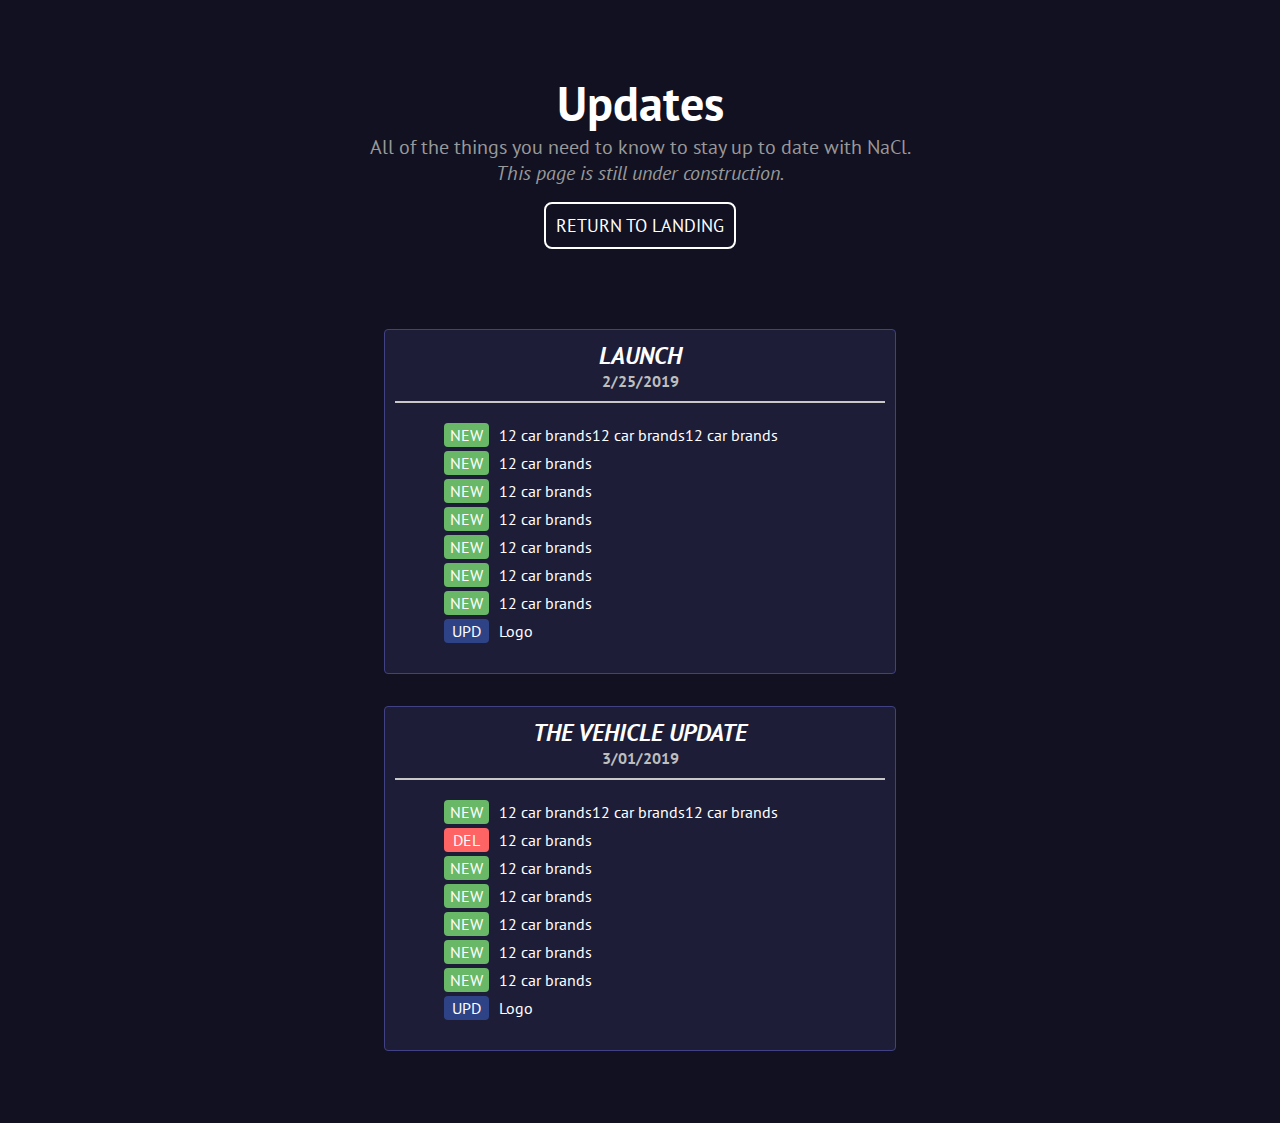
<file: updates/index.html>
<!DOCTYPE html>
<html lang="en">
  <head>
    <meta charset="UTF-8" />
    <meta name="viewport" content="width=device-width, initial-scale=1.0" />
    <meta http-equiv="X-UA-Compatible" content="ie=edge" />
    <title>Sodium Chloride - Updates</title>

    <link rel="stylesheet" href="styles.css" />
  </head>
  <body>
    <div class="container">
      <header>
        <h1>Updates</h1>
        <p>All of the things you need to know to stay up to date with NaCl.</p>
        <p><em>This page is still under construction.</em></p>
        <a href="http://sodium-chloride.net">Return to Landing</a>
      </header>

      <div class="content">
        <div class="post">
          <h2 class="post-title">Launch</h2>
          <h4 class="post-date">2/25/2019</h4>
          <ul>
            <li class="new">
              <span>NEW</span>12 car brands12 car brands12 car brands
            </li>
            <li class="new"><span>NEW</span>12 car brands</li>
            <li class="new"><span>NEW</span>12 car brands</li>
            <li class="new"><span>NEW</span>12 car brands</li>
            <li class="new"><span>NEW</span>12 car brands</li>
            <li class="new"><span>NEW</span>12 car brands</li>
            <li class="new"><span>NEW</span>12 car brands</li>
            <li class="upd"><span>UPD</span>Logo</li>
          </ul>
        </div>
        <div class="post">
          <h2 class="post-title">The Vehicle Update</h2>
          <h4 class="post-date">3/01/2019</h4>
          <ul>
            <li class="new">
              <span>NEW</span>12 car brands12 car brands12 car brands
            </li>
            <li class="del"><span>DEL</span>12 car brands</li>
            <li class="new"><span>NEW</span>12 car brands</li>
            <li class="new"><span>NEW</span>12 car brands</li>
            <li class="new"><span>NEW</span>12 car brands</li>
            <li class="new"><span>NEW</span>12 car brands</li>
            <li class="new"><span>NEW</span>12 car brands</li>
            <li class="upd"><span>UPD</span>Logo</li>
          </ul>
        </div>
      </div>
    </div>
  </body>
</html>
</file>
<file: updates/styles.css>
@import url('https://fonts.googleapis.com/css?family=PT+Sans:400,700');

* {
    margin: 0;
    padding: 0;
    box-sizing: border-box;
}

body {
    font-family: 'PT Sans', sans-serif;
    height: 100%;
    background-color: #112;
}

.container {
    margin: 8vh auto;
    width: 80%;
}

.content {
    margin-top: 5rem;
}

.post {
    width: 50%;
    min-width: 300px;
    margin: 2rem auto;
    padding: 10px;
    border-radius: 4px;
    background-color: rgb(29, 29, 56);
    color: white;
    text-align: center;
    border: 1px solid #414183;
}

.post-date {
    color: rgb(190, 190, 190);
    padding-bottom: 10px;
    border-bottom: 2px solid rgb(200, 200, 200);
}

.post-title {
    display: inline-block;
    text-transform: uppercase;
    font-style: italic;
}

.post ul {
    text-align: left;
    margin: 20px auto;
    width: 80%;
    list-style-type: none;
    clear: both;
}

.post li {
    line-height: 1.5;
    margin-bottom: 4px;
}

.post li span {
    text-align: center;
    display: block;
    float: left;
    width: 45px;
    padding: 0 4px;
    margin-right: 10px;
    border-radius: 4px;
}

li.new span {
    background-color: rgb(104, 184, 104);
}

li.upd span {
    background-color: rgb(46, 67, 134);
}

li.fix span {
    background-color: rgb(184, 140, 58);
}

li.del span {
    background-color: rgb(255, 100, 100);
}

.post hr {
    border-color: rgb(200, 200, 200);
    margin: 10px;
}

header {
    color: white;
    text-align: center;
}

header h1 {
    font-size: 48px;
}

header p {
    color: #999;
    font-size: 20px;
}

header a {
    display: inline-block;
    text-transform: uppercase;
    font-size: 18px;
    margin-top: 1rem;
    padding: 10px;
    text-decoration: none;
    color: #fff;
    border: 2px solid #fff;
    border-radius: 8px;
    transition: 0.2s;
}

header a:hover {
    background-color: #fff;
    color: #112;
}
</file>
